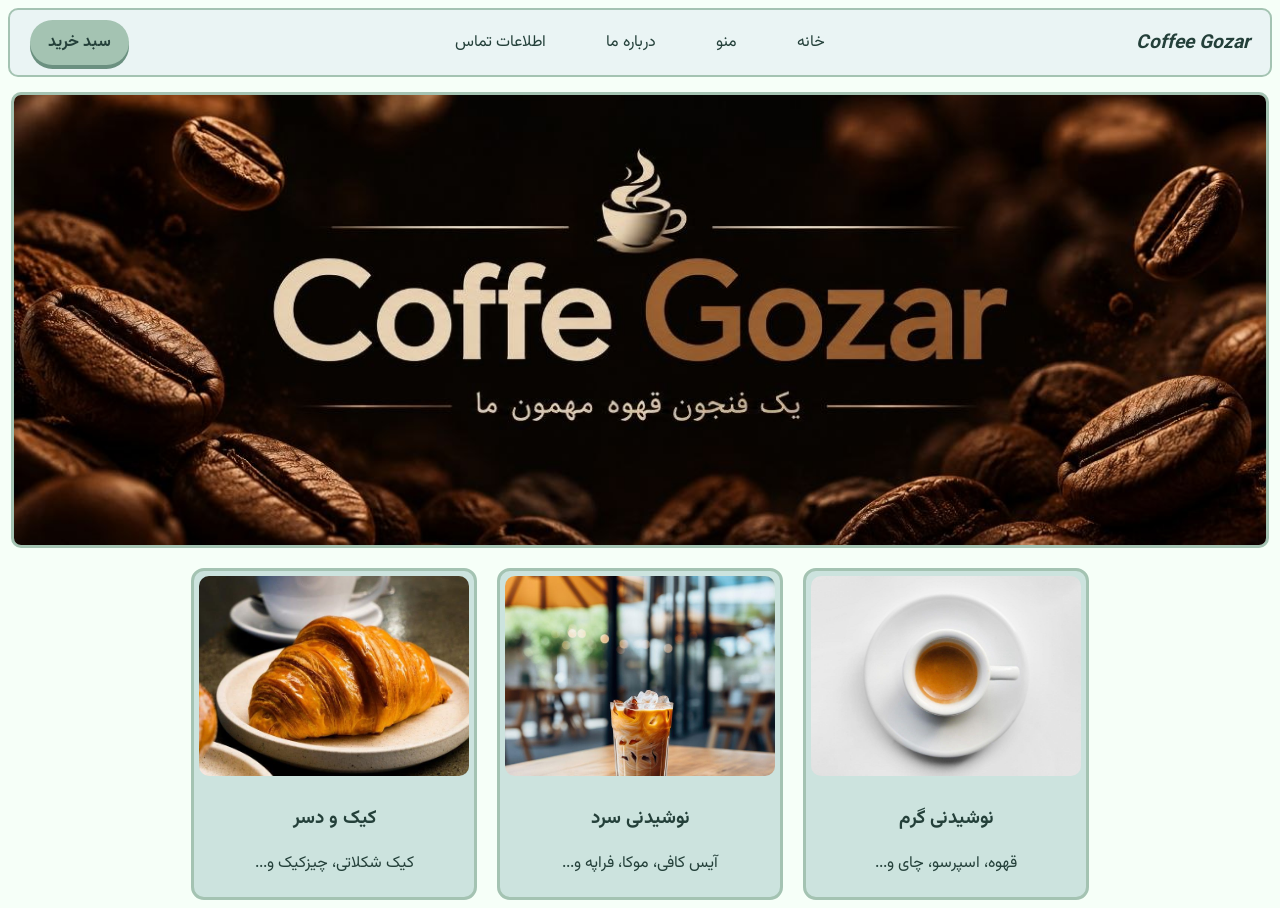
<file: Coffee_Gozar_Final/Coffee_Gozar/index.html>
<!DOCTYPE html>
<html lang="fa" dir="rtl">

<head>
   <meta charset="UTF-8">
   <meta name="viewport" content="width=device-width, initial-scale=1.0">
   <link rel="stylesheet" href="style.css">
   <link href="https://fonts.googleapis.com/css2?family=Vazirmatn:wght@400;700&display=swap" rel="stylesheet">
   <title>Coffee Gozar</title>
</head>

<body>
   <header id="header">

      <div id="name-coffee">

         <h2>Coffee Gozar</h2>

      </div>

      <nav>

         <ul>
            <li><a href="index.html">خانه</a></li>

            <li><a href="menu1.html">منو</a></li>

            <li><a href="#about">درباره ما</a></li>

            <li><a href="#contact">اطلاعات تماس</a></li>
         </ul>

      </nav>

      <div id="sabd-kharid">

         <a href="#sabad">سبد خرید</a>

      </div>
   </header>

   <div id="logo-1">

      <img src="images/logo-1.jpg">

   </div>



   <div class="cards-container">

      <section class="card-1">
         <a href="menu1.html">
         <div class="cardimg">
            <img src="images/card-2.jpg" alt="نوشیدنی گرم">
         </div>

         <div class="cardinfo">
            <h3>نوشیدنی گرم</h3>
            <p>قهوه، اسپرسو، چای و...</p>
         </div>
         </a>
      </section>

      <section class="card-1">
         <a href="menu2.html">
         <div class="cardimg">
            
            <img src="images/card-1.jpg" alt="نوشیدنی سرد">
            
         </div>

         <div class="cardinfo">
            <h3>نوشیدنی سرد</h3>
            <p>آیس کافی، موکا، فراپه و...</p>
         </div>
         </a>
      </section>

      <section class="card-1">
         <a href="menu3.html">
         <div class="cardimg">
            <img src="images/card-3.jpg" alt="انواع کیک">
         </div>

         <div class="cardinfo">
            <h3>کیک و دسر</h3>
            <p>کیک شکلاتی، چیزکیک و...</p>
         </div>
         </a>
      </section>



   </div>

</body>

</html>
</file>
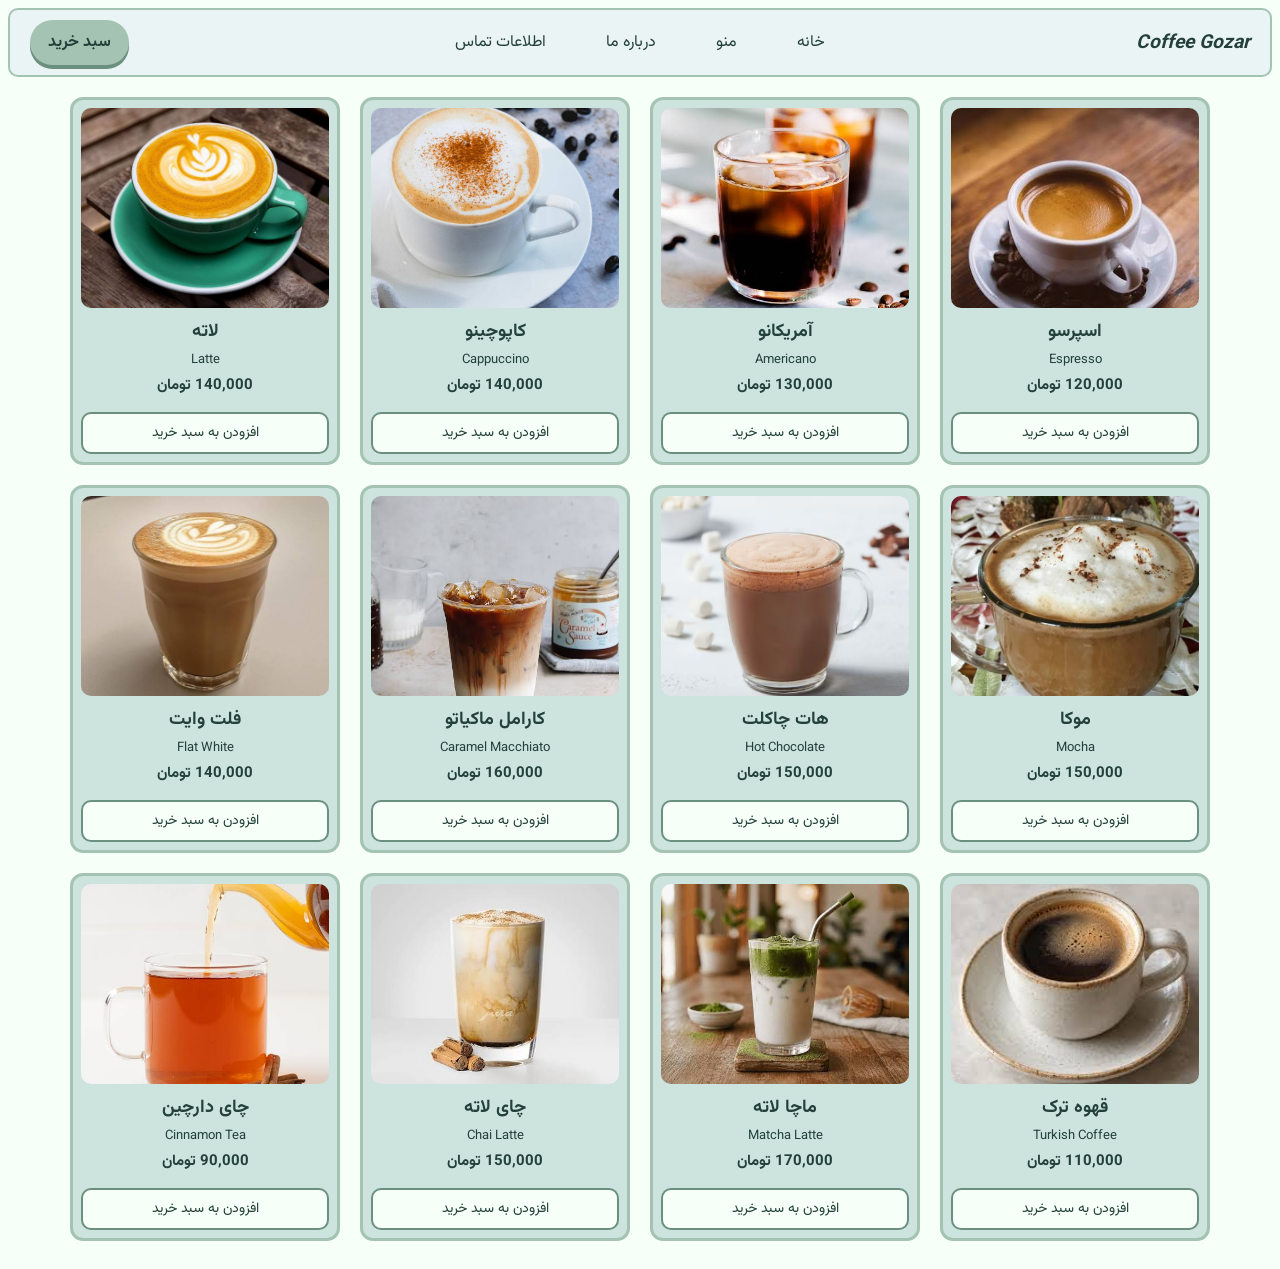
<file: Coffee_Gozar_Final/Coffee_Gozar/menu1.html>
<!DOCTYPE html>
<html lang="fa" dir="rtl">

<head>
   <title>Coffee Gozar</title>
   <meta charset="UTF-8">
   <meta name="viewport" content="width=device-width, initial-scale=1.0">
   <link rel="stylesheet" href="stylemenu1.css">
   <link href="https://fonts.googleapis.com/css2?family=Vazirmatn:wght@400;700&display=swap" rel="stylesheet">
</head>

<body>
   <header id="header">
      <div id="name-coffee">
         <h2>Coffee Gozar</h2>
      </div>
      <nav>
         <ul>
            <li><a href="index.html">خانه</a></li>
            <li><a href="menu1.html">منو</a></li>
            <li><a href="#about">درباره ما</a></li>
            <li><a href="#contact">اطلاعات تماس</a></li>
         </ul>
      </nav>
      <div id="sabd-kharid">
         <a href="#sabad">سبد خرید</a>
      </div>
   </header>

   <div class="cards">

      <div class="card">
         <img src="images/itm1.jpg" alt="Espresso">
         <div class="card-info">
            <h2>اسپرسو</h2>
            <span>Espresso</span>
            <span class="price">120,000 تومان</span>
         </div>
         <button class="btn-add">افزودن به سبد خرید</button>
      </div>

      <div class="card">
         <img src="images/itm2.jpg" alt="Americano">
         <div class="card-info">
            <h2>آمریکانو</h2>
            <span>Americano</span>
            <span class="price">130,000 تومان</span>
         </div>
         <button class="btn-add">افزودن به سبد خرید</button>
      </div>

      <div class="card">
         <img src="images/itm3.jpg" alt="Cappuccino">
         <div class="card-info">
            <h2>کاپوچینو</h2>
            <span>Cappuccino</span>
            <span class="price">140,000 تومان</span>
         </div>
         <button class="btn-add">افزودن به سبد خرید</button>
      </div>

      <div class="card">
         <img src="images/itm4.jpg" alt="Latte">
         <div class="card-info">
            <h2>لاته</h2>
            <span>Latte</span>
            <span class="price">140,000 تومان</span>
         </div>
         <button class="btn-add">افزودن به سبد خرید</button>
      </div>

      <div class="card">
         <img src="images/itm5.jpg" alt="Mocha">
         <div class="card-info">
            <h2>موکا</h2>
            <span>Mocha</span>
            <span class="price">150,000 تومان</span>
         </div>
         <button class="btn-add">افزودن به سبد خرید</button>
      </div>

      <div class="card">
         <img src="images/itm6.jpg" alt="Hot Chocolate">
         <div class="card-info">
            <h2>هات چاکلت</h2>
            <span>Hot Chocolate</span>
            <span class="price">150,000 تومان</span>
         </div>
         <button class="btn-add">افزودن به سبد خرید</button>
      </div>

      <div class="card">
         <img src="images/itm7.jpg" alt="Caramel Macchiato">
         <div class="card-info">
            <h2>کارامل ماکیاتو</h2>
            <span>Caramel Macchiato</span>
            <span class="price">160,000 تومان</span>
         </div>
         <button class="btn-add">افزودن به سبد خرید</button>
      </div>

      <div class="card">
         <img src="images/itm8.jpg" alt="Flat White">
         <div class="card-info">
            <h2>فلت وایت</h2>
            <span>Flat White</span>
            <span class="price">140,000 تومان</span>
         </div>
         <button class="btn-add">افزودن به سبد خرید</button>
      </div>

      <div class="card">
         <img src="images/itm10.jpg" alt="Turkish Coffee">
         <div class="card-info">
            <h2>قهوه ترک</h2>
            <span>Turkish Coffee</span>
            <span class="price">110,000 تومان</span>
         </div>
         <button class="btn-add">افزودن به سبد خرید</button>
      </div>

      <div class="card">
         <img src="images/itm11.jpg" alt="Matcha Latte">
         <div class="card-info">
            <h2>ماچا لاته</h2>
            <span>Matcha Latte</span>
            <span class="price">170,000 تومان</span>
         </div>
         <button class="btn-add">افزودن به سبد خرید</button>
      </div>

      <div class="card">
         <img src="images/itm12.jpg" alt="Chai Latte">
         <div class="card-info">
            <h2>چای لاته</h2>
            <span>Chai Latte</span>
            <span class="price">150,000 تومان</span>
         </div>
         <button class="btn-add">افزودن به سبد خرید</button>
      </div>

      <div class="card">
         <img src="images/itm13.jpg" alt="Cinnamon Tea">
         <div class="card-info">
            <h2>چای دارچین</h2>
            <span>Cinnamon Tea</span>
            <span class="price">90,000 تومان</span>
         </div>
         <button class="btn-add">افزودن به سبد خرید</button>
      </div>

   </div>
</body>
</html>
</file>
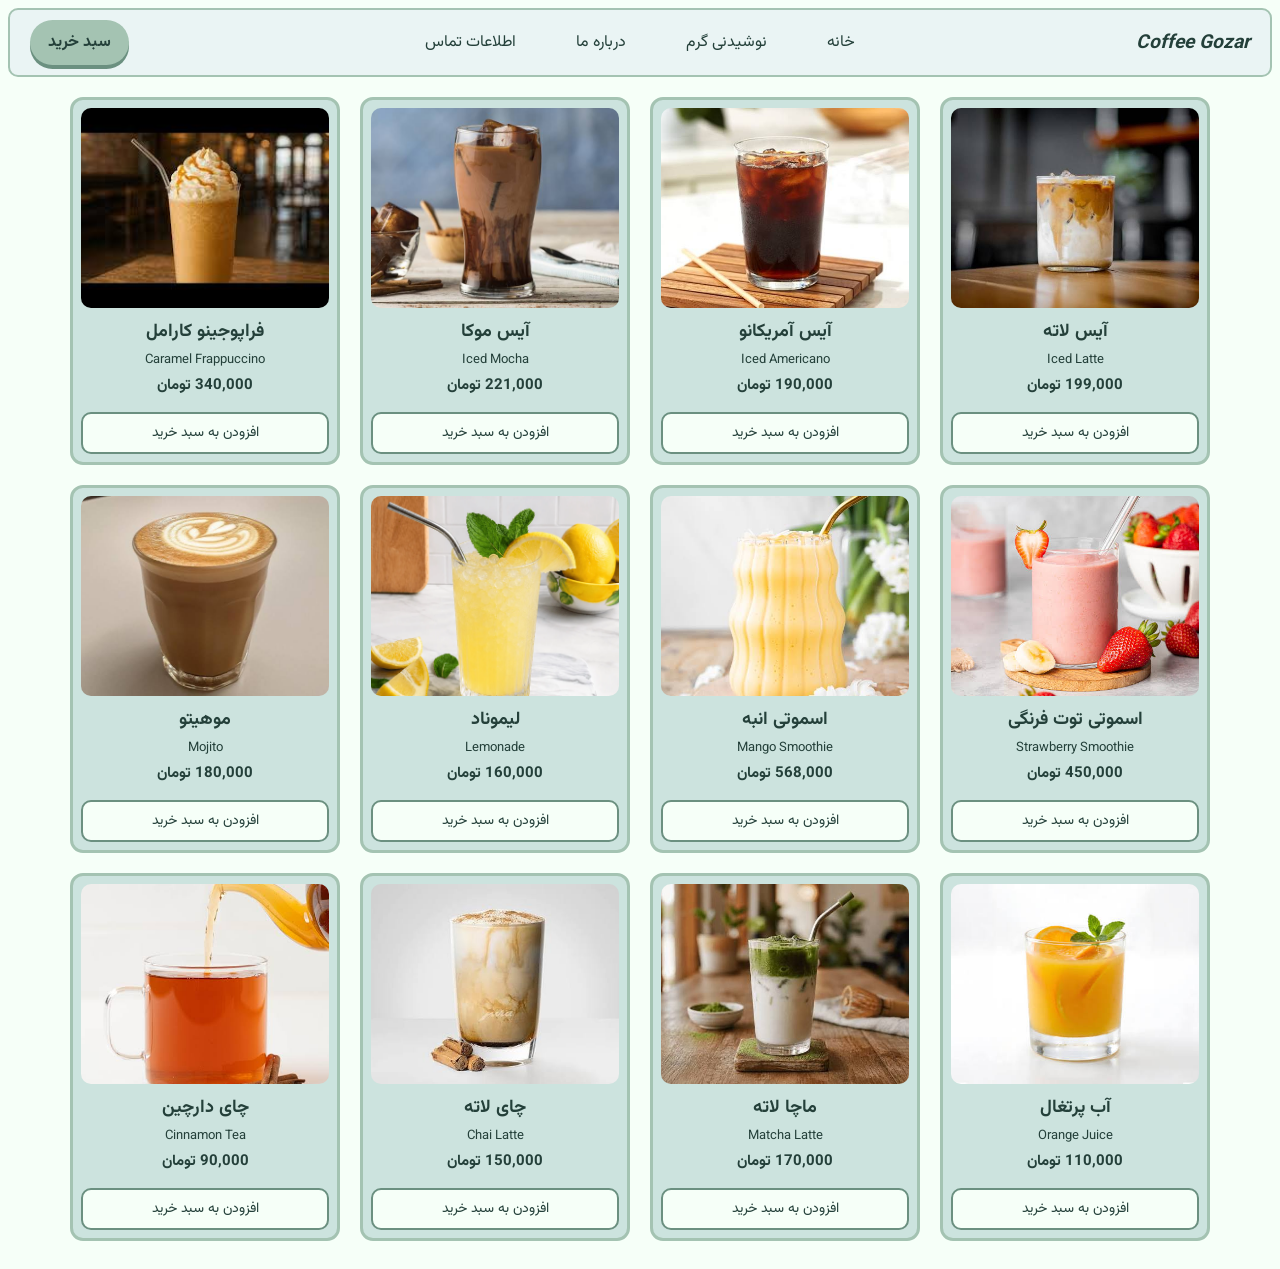
<file: Coffee_Gozar_Final/Coffee_Gozar/menu2.html>
<!DOCTYPE html>
<html lang="fa" dir="rtl">

<head>
   <title>Coffee Gozar</title>
   <meta charset="UTF-8">
   <meta name="viewport" content="width=device-width, initial-scale=1.0">
   <link rel="stylesheet" href="stylemenu1.css">
   <link href="https://fonts.googleapis.com/css2?family=Vazirmatn:wght@400;700&display=swap" rel="stylesheet">
</head>

<body>
   <header id="header">
      <div id="name-coffee">
         <h2>Coffee Gozar</h2>
      </div>
      <nav>
         <ul>
            <li><a href="index.html">خانه</a></li>
            <li><a href="menu1.html">نوشیدنی گرم</a></li>
            <li><a href="#about">درباره ما</a></li>
            <li><a href="#contact">اطلاعات تماس</a></li>
         </ul>
      </nav>
      <div id="sabd-kharid">
         <a href="#sabad">سبد خرید</a>
      </div>
   </header>

   <div class="cards">

      <div class="card">
         <img src="images/img1.jpg" alt="Iced Latte">
         <div class="card-info">
            <h2>آیس لاته</h2>
            <span>Iced Latte</span>
            <span class="price">199,000 تومان</span>
         </div>
         <button class="btn-add">افزودن به سبد خرید</button>
      </div>

      <div class="card">
         <img src="images/img2.jpg" alt="Iced Americano">
         <div class="card-info">
            <h2>آیس آمریکانو</h2>
            <span>Iced Americano</span>
            <span class="price">190,000 تومان</span>
         </div>
         <button class="btn-add">افزودن به سبد خرید</button>
      </div>

      <div class="card">
         <img src="images/img3.jpg" alt="Iced Mocha">
         <div class="card-info">
            <h2>آیس موکا</h2>
            <span>Iced Mocha</span>
            <span class="price">221,000 تومان</span>
         </div>
         <button class="btn-add">افزودن به سبد خرید</button>
      </div>

      <div class="card">
         <img src="images/img4.jpg" alt="Caramel Frappuccino">
         <div class="card-info">
            <h2>فراپوجینو کارامل</h2>
            <span>Caramel Frappuccino</span>
            <span class="price">340,000 تومان</span>
         </div>
         <button class="btn-add">افزودن به سبد خرید</button>
      </div>

      <div class="card">
         <img src="images/img5.jpg" alt="Strawberry Smoothie">
         <div class="card-info">
            <h2>اسموتی توت فرنگی</h2>
            <span>Strawberry Smoothie</span>
            <span class="price">450,000 تومان</span>
         </div>
         <button class="btn-add">افزودن به سبد خرید</button>
      </div>

      <div class="card">
         <img src="images/img6.jpg" alt="Hot Mango Smoothie">
         <div class="card-info">
            <h2>اسموتی انبه</h2>
            <span>Mango Smoothie</span>
            <span class="price">568,000 تومان</span>
         </div>
         <button class="btn-add">افزودن به سبد خرید</button>
      </div>

      <div class="card">
         <img src="images/img7.jpg" alt="Lemonade">
         <div class="card-info">
            <h2>لیموناد</h2>
            <span>Lemonade</span>
            <span class="price">160,000 تومان</span>
         </div>
         <button class="btn-add">افزودن به سبد خرید</button>
      </div>

      <div class="card">
         <img src="images/itm8.jpg" alt="Mojito">
         <div class="card-info">
            <h2>موهیتو</h2>
            <span>Mojito</span>
            <span class="price">180,000 تومان</span>
         </div>
         <button class="btn-add">افزودن به سبد خرید</button>
      </div>

      <div class="card">
         <img src="images/img9.jpg" alt="Turkish Coffee">
         <div class="card-info">
            <h2>آب پرتغال</h2>
            <span>Orange Juice</span>
            <span class="price">110,000 تومان</span>
         </div>
         <button class="btn-add">افزودن به سبد خرید</button>
      </div>

      <div class="card">
         <img src="images/itm11.jpg" alt="Matcha Latte">
         <div class="card-info">
            <h2>ماچا لاته</h2>
            <span>Matcha Latte</span>
            <span class="price">170,000 تومان</span>
         </div>
         <button class="btn-add">افزودن به سبد خرید</button>
      </div>

      <div class="card">
         <img src="images/itm12.jpg" alt="Chai Latte">
         <div class="card-info">
            <h2>چای لاته</h2>
            <span>Chai Latte</span>
            <span class="price">150,000 تومان</span>
         </div>
         <button class="btn-add">افزودن به سبد خرید</button>
      </div>

      <div class="card">
         <img src="images/itm13.jpg" alt="Cinnamon Tea">
         <div class="card-info">
            <h2>چای دارچین</h2>
            <span>Cinnamon Tea</span>
            <span class="price">90,000 تومان</span>
         </div>
         <button class="btn-add">افزودن به سبد خرید</button>
      </div>

   </div>
</body>
</html>
</file>
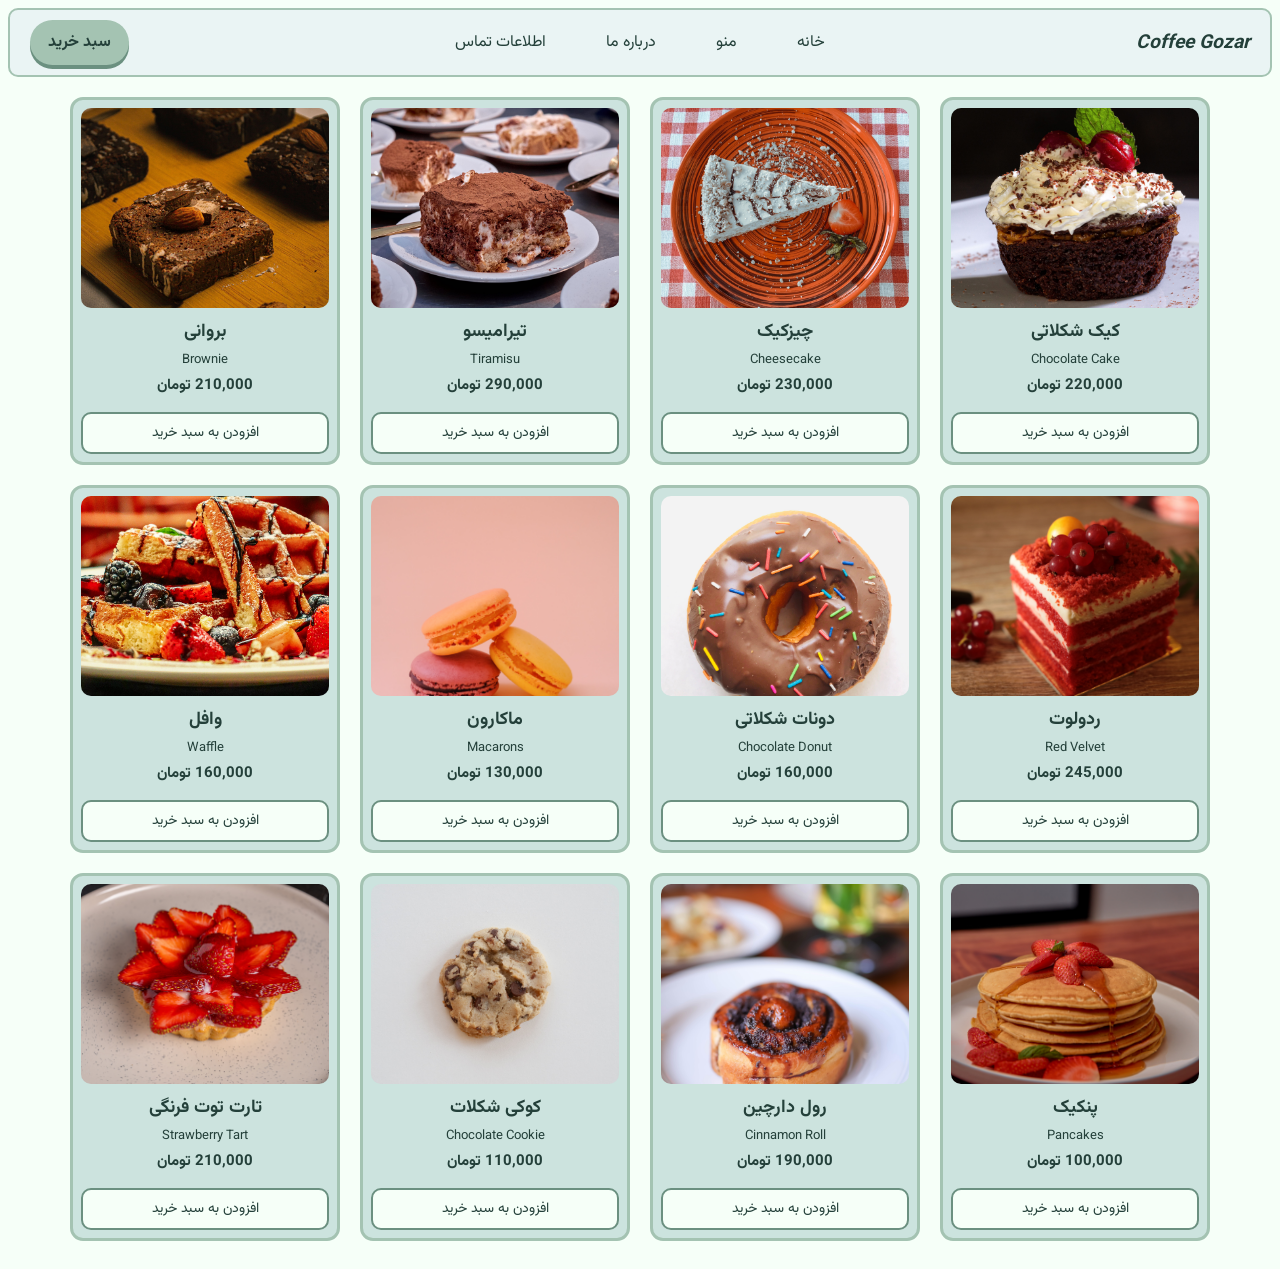
<file: Coffee_Gozar_Final/Coffee_Gozar/menu3.html>
<!DOCTYPE html>
<html lang="fa" dir="rtl">

<head>
   <title>Coffee Gozar</title>
   <meta charset="UTF-8">
   <meta name="viewport" content="width=device-width, initial-scale=1.0">
   <link rel="stylesheet" href="stylemenu1.css">
   <link href="https://fonts.googleapis.com/css2?family=Vazirmatn:wght@400;700&display=swap" rel="stylesheet">
</head>

<body>
   <header id="header">
      <div id="name-coffee">
         <h2>Coffee Gozar</h2>
      </div>
      <nav>
         <ul>
            <li><a href="index.html">خانه</a></li>
            <li><a href="menu1.html">منو</a></li>
            <li><a href="#about">درباره ما</a></li>
            <li><a href="#contact">اطلاعات تماس</a></li>
         </ul>
      </nav>
      <div id="sabd-kharid">
         <a href="#sabad">سبد خرید</a>
      </div>
   </header>

   <div class="cards">

      <div class="card">
         <img src="images/img-1.jpg" alt="Chocolate Cake">
         <div class="card-info">
            <h2>کیک شکلاتی</h2>
            <span>Chocolate Cake</span>
            <span class="price">220,000 تومان</span>
         </div>
         <button class="btn-add">افزودن به سبد خرید</button>
      </div>

      <div class="card">
         <img src="images/img-2.jpg" alt="Cheesecake">
         <div class="card-info">
            <h2>چیزکیک</h2>
            <span>Cheesecake</span>
            <span class="price">230,000 تومان</span>
         </div>
         <button class="btn-add">افزودن به سبد خرید</button>
      </div>

      <div class="card">
         <img src="images/img-3.jpg" alt="Tiramisu">
         <div class="card-info">
            <h2>تیرامیسو</h2>
            <span>Tiramisu</span>
            <span class="price">290,000 تومان</span>
         </div>
         <button class="btn-add">افزودن به سبد خرید</button>
      </div>

      <div class="card">
         <img src="images/img-4.jpg" alt="Brownie">
         <div class="card-info">
            <h2>بروانی</h2>
            <span>Brownie</span>
            <span class="price">210,000 تومان</span>
         </div>
         <button class="btn-add">افزودن به سبد خرید</button>
      </div>

      <div class="card">
         <img src="images/img-5.jpg" alt="Red Velvet">
         <div class="card-info">
            <h2>ردولوت</h2>
            <span>Red Velvet</span>
            <span class="price">245,000 تومان</span>
         </div>
         <button class="btn-add">افزودن به سبد خرید</button>
      </div>

      <div class="card">
         <img src="images/img-6.jpg" alt="Chocolate Donut">
         <div class="card-info">
            <h2>دونات شکلاتی</h2>
            <span>Chocolate Donut</span>
            <span class="price">160,000 تومان</span>
         </div>
         <button class="btn-add">افزودن به سبد خرید</button>
      </div>

      <div class="card">
         <img src="images/img-7.jpg" alt="Macarons">
         <div class="card-info">
            <h2>ماکارون</h2>
            <span>Macarons</span>
            <span class="price">130,000 تومان</span>
         </div>
         <button class="btn-add">افزودن به سبد خرید</button>
      </div>

      <div class="card">
         <img src="images/img-8.jpg" alt="Waffle">
         <div class="card-info">
            <h2>وافل</h2>
            <span>Waffle</span>
            <span class="price">160,000 تومان</span>
         </div>
         <button class="btn-add">افزودن به سبد خرید</button>
      </div>

      <div class="card">
         <img src="images/img-9.jpg" alt="Pancakes">
         <div class="card-info">
            <h2>پنکیک</h2>
            <span>Pancakes</span>
            <span class="price">100,000 تومان</span>
         </div>
         <button class="btn-add">افزودن به سبد خرید</button>
      </div>

      <div class="card">
         <img src="images/img-10.jpg" alt="Cinnamon Roll">
         <div class="card-info">
            <h2>رول دارچین</h2>
            <span>Cinnamon Roll</span>
            <span class="price">190,000 تومان</span>
         </div>
         <button class="btn-add">افزودن به سبد خرید</button>
      </div>

      <div class="card">
         <img src="images/img-11.jpg" alt="Chocolate Cookie">
         <div class="card-info">
            <h2>کوکی شکلات</h2>
            <span>Chocolate Cookie</span>
            <span class="price">110,000 تومان</span>
         </div>
         <button class="btn-add">افزودن به سبد خرید</button>
      </div>

      <div class="card">
         <img src="images/img-12.jpg" alt="Strawberry Tart">
         <div class="card-info">
            <h2>تارت توت فرنگی</h2>
            <span>Strawberry Tart</span>
            <span class="price">210,000 تومان</span>
         </div>
         <button class="btn-add">افزودن به سبد خرید</button>
      </div>

   </div>
</body>
</html>
</file>
<file: Coffee_Gozar_Final/Coffee_Gozar/style.css>
body {
   background-color: #f6fff8;
   color: #24403a;
   font-family: 'Vazirmatn', Tahoma, sans-serif;
   margin: 0;
   padding: 8px;
}

#header {
   display: flex;
   align-items: center;
   justify-content: space-between;
   flex-wrap: wrap;
   gap: 12px;
   padding: 10px 20px;
   background-color: #eaf4f4;
   color: #24403a;
   border-radius: 10px;
   border: 2px solid #a4c3b2;
}

#name-coffee {
   flex: 1;
}

#name-coffee h2 {
   margin: 0;
   font-size: larger;
   font-style: oblique;
}

nav ul {
   display: flex;
   list-style: none;
   gap: 60px;
   margin: 0;
   padding: 0;
}

nav a {
   color: #24403a;
   text-decoration: none;
   transition: color 160ms ease;
}

nav a:hover {
   color: #6b9080;
}

#sabd-kharid {
   flex: 1;
   display: flex;
   justify-content: flex-end;
}

#sabd-kharid a {
   display: inline-block;
   padding: 10px 18px;
   background-color: #a4c3b2;
   color: #24403a;
   font-weight: 700;
   text-decoration: none;
   border-radius: 999px;
   box-shadow: 0 4px 0 #6b9080;
   transition: transform 160ms ease, box-shadow 160ms ease, filter 160ms ease;
}

#sabd-kharid a:hover {
   filter: brightness(1.05);
   box-shadow: 0 2px 0 #6b9080;
   transform: translateY(2px);
}

#sabd-kharid a:focus-visible {
   outline: 2px solid #6b9080;
   outline-offset: 3px;
}

@media (max-width: 720px) {
   nav {
      order: 3;
      width: 100%;
   }

   nav ul {
      justify-content: center;
      gap: 24px;
   }
}

#logo-1 {
   display: flex;
   justify-content: center;
   align-items: center;
   margin-top: 15px;
}

#logo-1 img {
   width: 99%;
   height: 450px;
   object-fit: cover;
   border-radius: 10px;
   border: 3.5px solid #a4c3b2;
}

.cards-container {
   display: flex;
   justify-content: center;
   gap: 20px;
   flex-wrap: wrap;
   margin-top: 20px;
}

.card-1 {
   width: 270px;
   border: 3px solid #a4c3b2;
   padding: 5px;
   border-radius: 13px;
   background-color: #cce3de;
}

.card-1 a {
   color: inherit;
   text-decoration: none;
}

.cardimg img {
   width: 100%;
   height: 200px;
   object-fit: cover;
   border-radius: 10px;
}

.cardinfo {
   color: #24403a;
   text-align: center;
}
</file>
<file: Coffee_Gozar_Final/Coffee_Gozar/stylemenu1.css>
body {
   background-color: #f6fff8;
   color: #24403a;
   font-family: 'Vazirmatn', Tahoma, sans-serif;
   margin: 0;
   padding: 8px;
}

#header {
   display: flex;
   align-items: center;
   justify-content: space-between;
   flex-wrap: wrap;
   gap: 12px;
   padding: 10px 20px;
   background-color: #eaf4f4;
   color: #24403a;
   border-radius: 10px;
   border: 2px solid #a4c3b2;
}

#name-coffee {
   flex: 1;
}

#name-coffee h2 {
   margin: 0;
   font-size: larger;
   font-style: oblique;
}

nav ul {
   display: flex;
   list-style: none;
   gap: 60px;
   margin: 0;
   padding: 0;
}

nav a {
   color: #24403a;
   text-decoration: none;
   transition: color 160ms ease;
}

nav a:hover {
   color: #6b9080;
}

#sabd-kharid {
   flex: 1;
   display: flex;
   justify-content: flex-end;
}

#sabd-kharid a {
   display: inline-block;
   padding: 10px 18px;
   background-color: #a4c3b2;
   color: #24403a;
   font-weight: 700;
   text-decoration: none;
   border-radius: 999px;
   box-shadow: 0 4px 0 #6b9080;
   transition: transform 160ms ease, box-shadow 160ms ease, filter 160ms ease;
}

#sabd-kharid a:hover {
   filter: brightness(1.05);
   box-shadow: 0 2px 0 #6b9080;
   transform: translateY(2px);
}

#sabd-kharid a:focus-visible {
   outline: 2px solid #6b9080;
   outline-offset: 3px;
}

@media (max-width: 720px) {
   nav {
      order: 3;
      width: 100%;
   }

   nav ul {
      justify-content: center;
      gap: 24px;
   }
}

.cards {
   display: flex;
   justify-content: center;
   align-items: stretch;
   gap: 20px;
   flex-wrap: wrap;
   padding: 20px;
   max-width: 1400px;
   margin: 0 auto;
}

.card {
   width: 270px;
   background-color: #cce3de;
   padding: 8px;
   border-radius: 13px;
   border: 3px solid #a4c3b2;
   box-sizing: border-box;
   color: #24403a;
   display: flex;
   flex-direction: column;
}

.card img {
   width: 100%;
   height: 200px;
   object-fit: cover;
   border-radius: 10px;
}

.card-info {
   margin-top: 10px;
   margin-bottom: 5px;
   text-align: center;
   color: #24403a;
   flex-grow: 1;
}

.card-info h2 {
   font-size: 18px;
   font-weight: 700;
   margin: 0 0 4px 0;
}

.card-info span {
   display: block;
   font-size: 13px;
   color: #24403a;
}

.card-info .price {
   margin-top: 4px;
   font-size: 15px;
   font-weight: 700;
   color: #24403a;
}

.btn-add {
   display: block;
   width: 100%;
   padding: 8px 10px;
   margin-top: 10px;
   border: 2px solid #6b9080;
   border-radius: 10px;
   background-color: #f6fff8;
   color: #24403a;
   font-size: 14px;
   font-family: inherit;
   cursor: pointer;
   transition: 0.2s;
}

.btn-add:hover {
   background-color: #a4c3b2;
}
</file>
